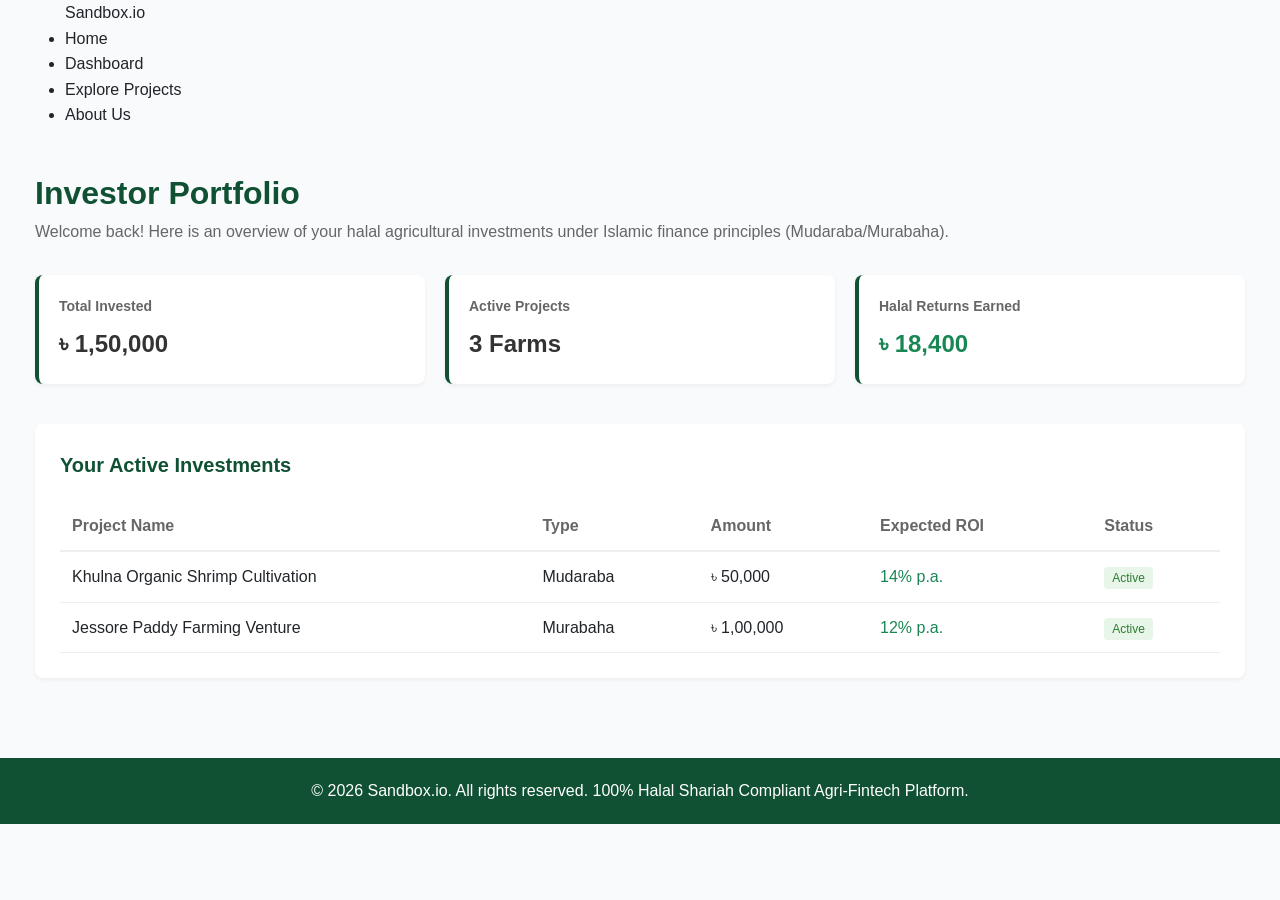
<file: dashboard.html>
<!DOCTYPE html>
<html lang="en">
<head>
    <meta charset="UTF-8">
    <meta name="viewport" content="width=device-width, initial-scale=1.0">
    <title>Investor Dashboard - Sandbox.io</title>
    <!-- Global Design System Stylesheet -->
    <link rel="stylesheet" href="style.css">
</head>
<body>

    <!-- Header / Navigation -->
    <header class="site-header">
        <div class="container nav-container">
            <a href="index.html" class="logo">Sandbox.io</a>
            
            <button class="hamburger" id="hamburger-toggle" aria-label="Toggle navigation">
                <span class="bar"></span>
                <span class="bar"></span>
                <span class="bar"></span>
            </button>

            <nav class="site-nav" id="site-nav">
                <ul class="nav-links">
                    <li><a href="index.html">Home</a></li>
                    <li><a href="dashboard.html" class="active">Dashboard</a></li>
                    <li><a href="index.html#invest">Explore Projects</a></li>
                    <li><a href="index.html#about">About Us</a></li>
                </ul>
            </nav>
        </div>
    </header>

    <!-- Dashboard Main Content -->
    <main class="dashboard-main container" style="padding: 40px 20px;">
        <div class="dashboard-header" style="margin-bottom: 30px;">
            <h1>Investor Portfolio</h1>
            <p style="color: #666;">Welcome back! Here is an overview of your halal agricultural investments under Islamic finance principles (Mudaraba/Murabaha).</p>
        </div>

        <!-- Stats Grid -->
        <div class="stats-grid" style="display: grid; grid-template-columns: repeat(auto-fit, minmax(220px, 1fr)); gap: 20px; margin-bottom: 40px;">
            <div class="stat-card" style="background: #ffffff; padding: 20px; border-radius: 8px; box-shadow: 0 2px 4px rgba(0,0,0,0.05); border-left: 4px solid var(--primary-green, #0f5132);">
                <h3 style="font-size: 14px; color: #666; margin-bottom: 8px;">Total Invested</h3>
                <p style="font-size: 24px; font-weight: bold; color: #333;">৳ 1,50,000</p>
            </div>
            <div class="stat-card" style="background: #ffffff; padding: 20px; border-radius: 8px; box-shadow: 0 2px 4px rgba(0,0,0,0.05); border-left: 4px solid var(--primary-green, #0f5132);">
                <h3 style="font-size: 14px; color: #666; margin-bottom: 8px;">Active Projects</h3>
                <p style="font-size: 24px; font-weight: bold; color: #333;">3 Farms</p>
            </div>
            <div class="stat-card" style="background: #ffffff; padding: 20px; border-radius: 8px; box-shadow: 0 2px 4px rgba(0,0,0,0.05); border-left: 4px solid var(--primary-green, #0f5132);">
                <h3 style="font-size: 14px; color: #666; margin-bottom: 8px;">Halal Returns Earned</h3>
                <p style="font-size: 24px; font-weight: bold; color: #198754;">৳ 18,400</p>
            </div>
        </div>

        <!-- Active Investments Section -->
        <section class="investments-section" style="background: #ffffff; padding: 25px; border-radius: 8px; box-shadow: 0 2px 4px rgba(0,0,0,0.05); margin-bottom: 40px;">
            <h2 style="margin-bottom: 20px; font-size: 20px;">Your Active Investments</h2>
            <div style="overflow-x: auto;">
                <table style="width: 100%; border-collapse: collapse; text-align: left;">
                    <thead>
                        <tr style="border-bottom: 2px solid #eee; color: #666;">
                            <th style="padding: 12px;">Project Name</th>
                            <th style="padding: 12px;">Type</th>
                            <th style="padding: 12px;">Amount</th>
                            <th style="padding: 12px;">Expected ROI</th>
                            <th style="padding: 12px;">Status</th>
                        </tr>
                    </thead>
                    <tbody>
                        <tr style="border-bottom: 1px solid #eee;">
                            <td style="padding: 12px; font-weight: 500;">Khulna Organic Shrimp Cultivation</td>
                            <td style="padding: 12px;">Mudaraba</td>
                            <td style="padding: 12px;">৳ 50,000</td>
                            <td style="padding: 12px; color: #198754;">14% p.a.</td>
                            <td style="padding: 12px;"><span style="background: #e8f5e9; color: #2e7d32; padding: 4px 8px; border-radius: 4px; font-size: 12px;">Active</span></td>
                        </tr>
                        <tr style="border-bottom: 1px solid #eee;">
                            <td style="padding: 12px; font-weight: 500;">Jessore Paddy Farming Venture</td>
                            <td style="padding: 12px;">Murabaha</td>
                            <td style="padding: 12px;">৳ 1,00,000</td>
                            <td style="padding: 12px; color: #198754;">12% p.a.</td>
                            <td style="padding: 12px;"><span style="background: #e8f5e9; color: #2e7d32; padding: 4px 8px; border-radius: 4px; font-size: 12px;">Active</span></td>
                        </tr>
                    </tbody>
                </table>
            </div>
        </section>
    </main>

    <!-- Footer -->
    <footer style="background: #0f5132; color: #ffffff; text-align: center; padding: 20px; margin-top: auto;">
        <p>&copy; 2026 Sandbox.io. All rights reserved. 100% Halal Shariah Compliant Agri-Fintech Platform.</p>
    </footer>

    <!-- Universal Navigation Toggle Script -->
    <script>
        document.addEventListener('DOMContentLoaded', () => {
            const hamburger = document.getElementById('hamburger-toggle');
            const siteNav = document.getElementById('site-nav');

            if (hamburger && siteNav) {
                hamburger.addEventListener('click', () => {
                    hamburger.classList.toggle('active');
                    siteNav.classList.toggle('active');
                });

                siteNav.querySelectorAll('a').forEach(link => {
                    link.addEventListener('click', () => {
                        hamburger.classList.remove('active');
                        siteNav.classList.remove('active');
                    });
                });
            }
        });
    </script>
</body>
</html>
</file>
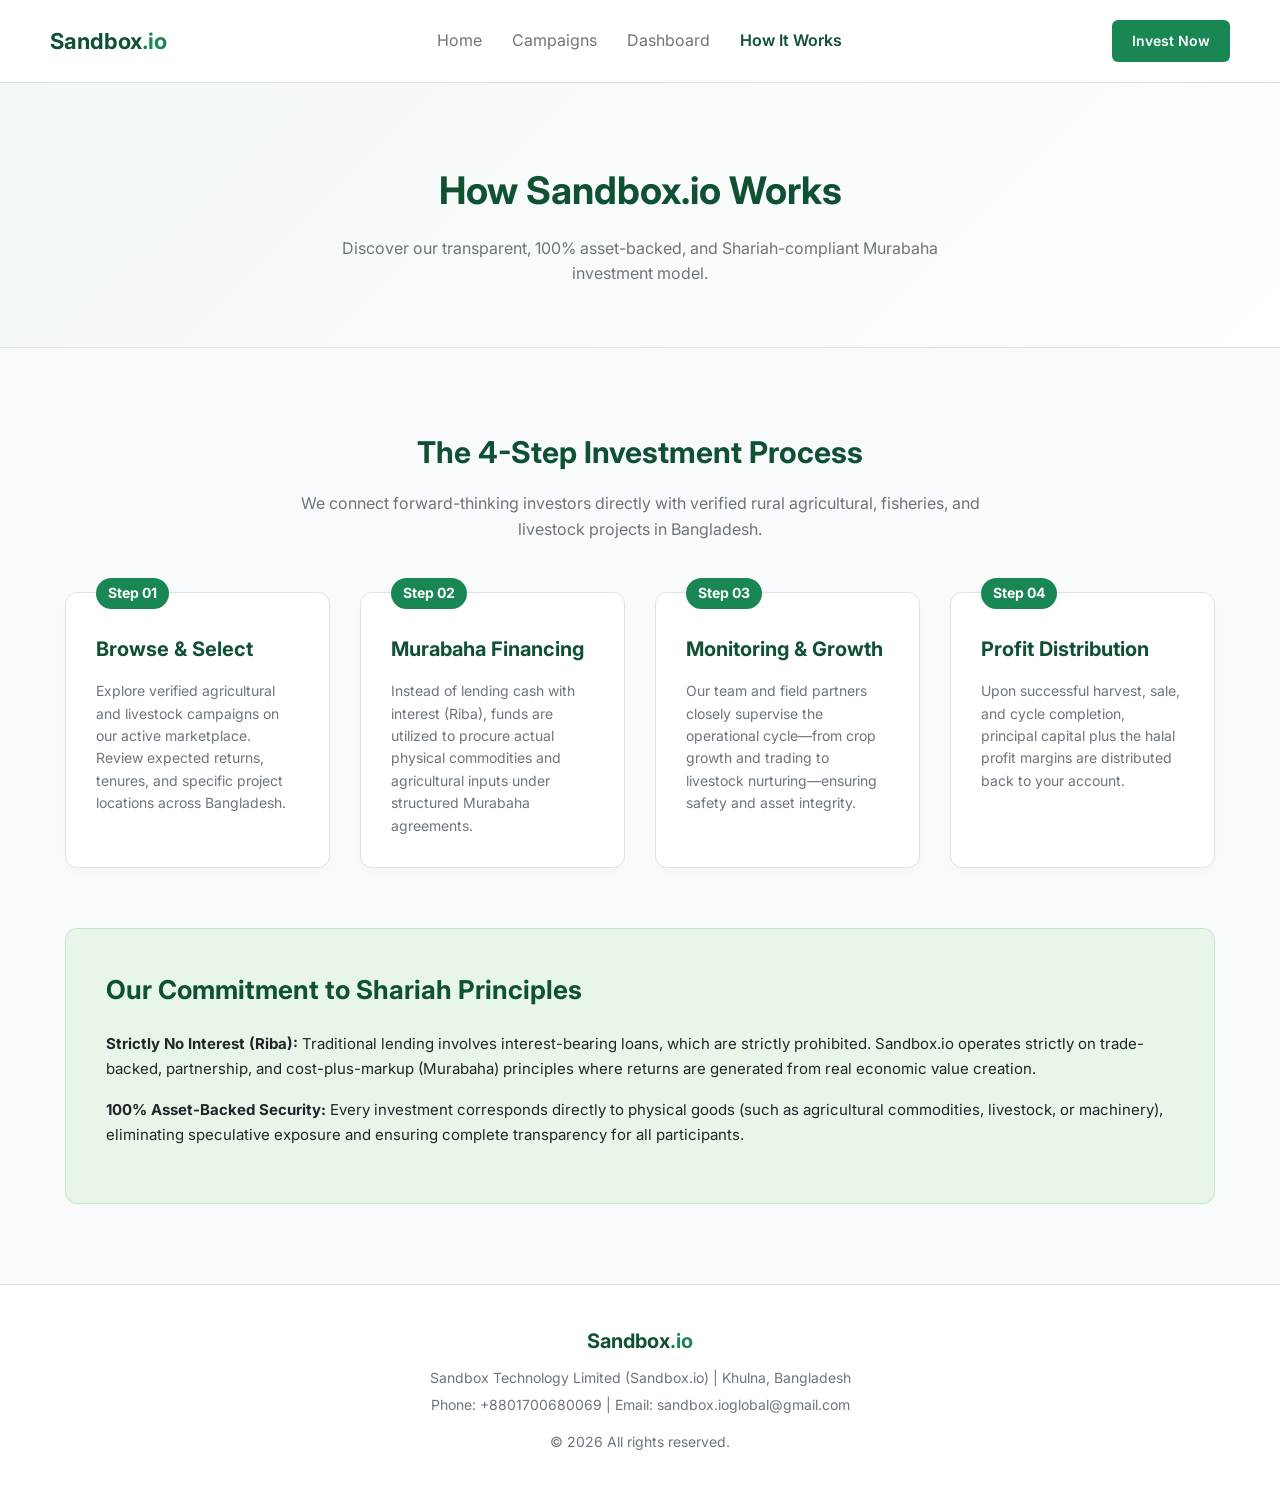
<file: how-it-works.html>
<!DOCTYPE html>
<html lang="en">
<head>
    <meta charset="UTF-8">
    <meta name="viewport" content="width=device-width, initial-scale=1.0">
    <title>Sandbox.io - How It Works & Shariah Model</title>
    <link href="https://fonts.googleapis.com/css2?family=Inter:wght@300;400;500;600;700&display=swap" rel="stylesheet">
    <link rel="stylesheet" href="style.css">
    <style>
        .page-header {
            padding: 160px 0 60px 0;
            text-align: center;
            background: linear-gradient(135deg, #f1f8f5 0%, #ffffff 100%);
            border-bottom: 1px solid var(--border-color);
        }

        .page-header h1 {
            font-size: 38px;
            color: var(--primary-green);
            margin-bottom: 15px;
        }

        .page-header p {
            color: var(--text-muted);
            font-size: 16px;
            max-width: 650px;
            margin: 0 auto;
        }

        .content-section {
            padding: 80px 0;
        }

        .steps-grid {
            display: grid;
            grid-template-columns: repeat(auto-fit, minmax(250px, 1fr));
            gap: 30px;
            margin-top: 50px;
        }

        .step-card {
            background: var(--surface-color);
            border: 1px solid var(--border-color);
            border-radius: 12px;
            padding: 30px;
            box-shadow: 0 4px 6px rgba(0,0,0,0.02);
            position: relative;
        }

        .step-number {
            position: absolute;
            top: -15px;
            left: 30px;
            background: var(--accent-green);
            color: white;
            font-weight: 700;
            font-size: 14px;
            padding: 4px 12px;
            border-radius: 20px;
        }

        .step-card h3 {
            font-size: 20px;
            color: var(--primary-green);
            margin-bottom: 15px;
            margin-top: 10px;
        }

        .step-card p {
            color: var(--text-muted);
            font-size: 14px;
            line-height: 1.6;
        }

        .shariah-box {
            background: var(--light-green);
            border: 1px solid #c3e6cb;
            border-radius: 12px;
            padding: 40px;
            margin-top: 60px;
        }

        .shariah-box h2 {
            color: var(--primary-green);
            margin-bottom: 20px;
            font-size: 26px;
        }

        .shariah-box p {
            color: var(--text-main);
            margin-bottom: 15px;
            font-size: 15px;
            line-height: 1.7;
        }

        footer {
            border-top: 1px solid var(--border-color);
            padding: 40px 0;
            text-align: center;
            color: var(--text-muted);
            font-size: 14px;
            background: var(--surface-color);
        }

        footer p {
            margin-top: 5px;
        }
    </style>
</head>
<body>

    <!-- Navigation Bar with Mobile Hamburger Support -->
    <header style="position: fixed; top: 0; left: 0; width: 100%; display: flex; justify-content: space-between; align-items: center; padding: 20px 50px; background: rgba(255, 255, 255, 0.95); backdrop-filter: blur(10px); border-bottom: 1px solid var(--border-color); z-index: 1000;">
        <a href="index.html" style="font-size: 22px; font-weight: 700; color: var(--primary-green);">Sandbox<span style="color: var(--accent-green);">.io</span></a>
        
        <!-- Hamburger Toggle Button -->
        <button class="hamburger" id="hamburgerBtn" aria-label="Toggle navigation">
            <span></span>
            <span></span>
            <span></span>
        </button>

        <!-- Navigation Menu -->
        <nav class="site-nav" id="navMenu">
            <ul style="display: flex; list-style: none; gap: 30px;">
                <li><a href="index.html" style="color: var(--text-muted);">Home</a></li>
                <li><a href="projects.html" style="color: var(--text-muted);">Campaigns</a></li>
                <li><a href="dashboard.html" style="color: var(--text-muted);">Dashboard</a></li>
                <li><a href="how-it-works.html" style="color: var(--primary-green); font-weight: 600;">How It Works</a></li>
                
            </ul>
        </nav>
        
        <a href="projects.html" class="btn-primary desktop-cta">Invest Now</a>
    </header>

    <!-- Page Header -->
    <section class="page-header">
        <div class="container">
            <h1>How Sandbox.io Works</h1>
            <p>Discover our transparent, 100% asset-backed, and Shariah-compliant Murabaha investment model.</p>
        </div>
    </section>

    <!-- Main Content -->
    <section class="content-section">
        <div class="container">
            <div style="text-align: center; max-width: 700px; margin: 0 auto;">
                <h2 style="font-size: 30px; color: var(--primary-green); margin-bottom: 15px;">The 4-Step Investment Process</h2>
                <p style="color: var(--text-muted);">We connect forward-thinking investors directly with verified rural agricultural, fisheries, and livestock projects in Bangladesh.</p>
            </div>

            <div class="steps-grid">
                <!-- Step 1 -->
                <div class="step-card">
                    <div class="step-number">Step 01</div>
                    <h3>Browse & Select</h3>
                    <p>Explore verified agricultural and livestock campaigns on our active marketplace. Review expected returns, tenures, and specific project locations across Bangladesh.</p>
                </div>

                <!-- Step 2 -->
                <div class="step-card">
                    <div class="step-number">Step 02</div>
                    <h3>Murabaha Financing</h3>
                    <p>Instead of lending cash with interest (Riba), funds are utilized to procure actual physical commodities and agricultural inputs under structured Murabaha agreements.</p>
                </div>

                <!-- Step 3 -->
                <div class="step-card">
                    <div class="step-number">Step 03</div>
                    <h3>Monitoring & Growth</h3>
                    <p>Our team and field partners closely supervise the operational cycle—from crop growth and trading to livestock nurturing—ensuring safety and asset integrity.</p>
                </div>

                <!-- Step 4 -->
                <div class="step-card">
                    <div class="step-number">Step 04</div>
                    <h3>Profit Distribution</h3>
                    <p>Upon successful harvest, sale, and cycle completion, principal capital plus the halal profit margins are distributed back to your account.</p>
                </div>
            </div>

            <!-- Shariah Model Explanation Box -->
            <div class="shariah-box">
                <h2>Our Commitment to Shariah Principles</h2>
                <p><strong>Strictly No Interest (Riba):</strong> Traditional lending involves interest-bearing loans, which are strictly prohibited. Sandbox.io operates strictly on trade-backed, partnership, and cost-plus-markup (Murabaha) principles where returns are generated from real economic value creation.</p>
                <p><strong>100% Asset-Backed Security:</strong> Every investment corresponds directly to physical goods (such as agricultural commodities, livestock, or machinery), eliminating speculative exposure and ensuring complete transparency for all participants.</p>
            </div>
        </div>
    </section>

    <!-- Footer -->
    <footer>
        <div class="container">
            <div style="font-size: 20px; font-weight: 700; color: var(--primary-green); margin-bottom: 10px;">Sandbox<span style="color: var(--accent-green);">.io</span></div>
            <p>Sandbox Technology Limited (Sandbox.io) | Khulna, Bangladesh</p>
            <p>Phone: +8801700680069 | Email: sandbox.ioglobal@gmail.com</p>
            <p style="margin-top: 15px;">&copy; 2026 All rights reserved.</p>
        </div>
    </footer>

    <!-- Mobile Menu Toggle Script -->
    <script>
        const hamburger = document.getElementById('hamburgerBtn');
        const navMenu = document.getElementById('navMenu');

        if (hamburger && navMenu) {
            hamburger.addEventListener('click', () => {
                navMenu.classList.toggle('active');
            });

            // Close menu automatically when a link is clicked
            navMenu.querySelectorAll('a').forEach(link => {
                link.addEventListener('click', () => {
                    navMenu.classList.remove('active');
                });
            });
        }
    </script>
</body>
</html>
</file>
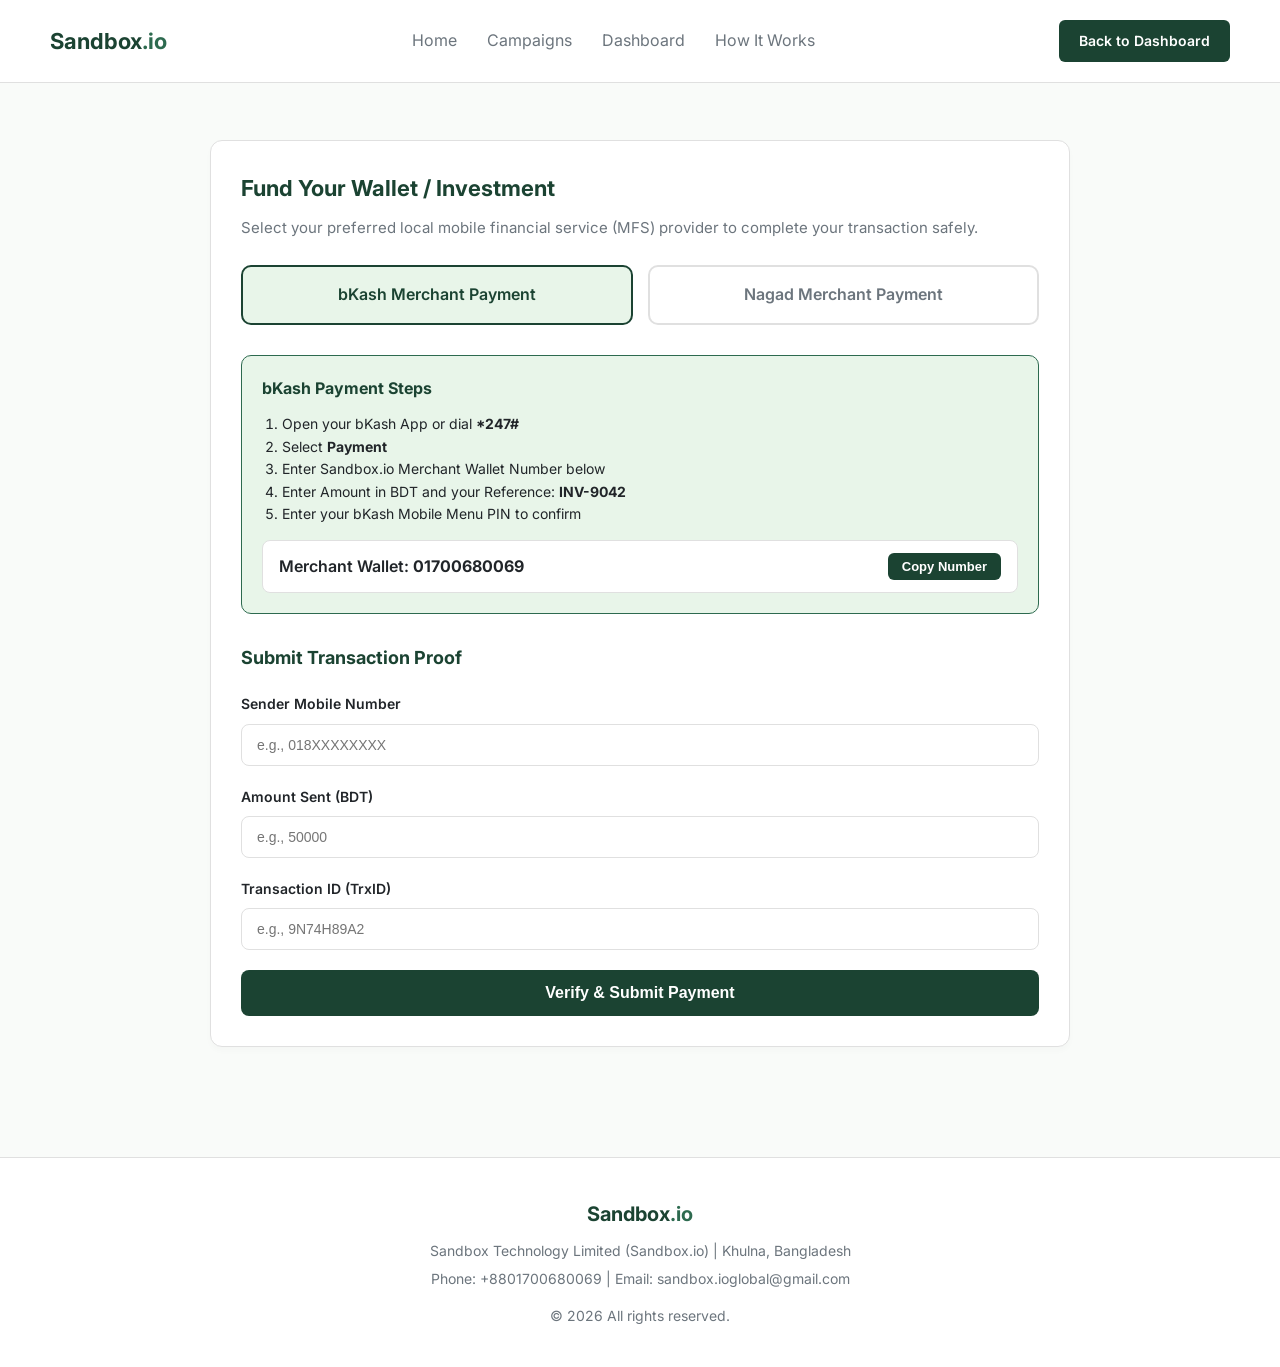
<file: payment.html>
<!DOCTYPE html>
<html lang="en">
<head>
    <meta charset="UTF-8">
    <meta name="viewport" content="width=device-width, initial-scale=1.0">
    <title>Sandbox.io - Deposit & Payment Gateway</title>
    <link href="https://fonts.googleapis.com/css2?family=Inter:wght@300;400;500;600;700&display=swap" rel="stylesheet">
    <link rel="stylesheet" href="style.css">
    <style>
        :root {
            --primary-green: #1b4332;
            --accent-green: #2d6a4f;
            --light-green: #e8f5e9;
            --surface-color: #ffffff;
            --border-color: #e0e0e0;
            --text-main: #212529;
            --text-muted: #6c757d;
        }

        body {
            font-family: 'Inter', sans-serif;
            margin: 0;
            background: #f9fbf9;
            color: var(--text-main);
        }

        .payment-section {
            padding: 140px 0 80px 0;
            background: #f9fbf9;
            min-height: 85vh;
        }

        .container {
            max-width: 900px;
            margin: 0 auto;
            padding: 0 20px;
            box-sizing: border-box;
        }

        .payment-card {
            background: var(--surface-color);
            border: 1px solid var(--border-color);
            border-radius: 12px;
            padding: 30px;
            margin-bottom: 30px;
            box-shadow: 0 4px 6px rgba(0,0,0,0.02);
        }

        .payment-card h2 {
            color: var(--primary-green);
            font-size: 22px;
            margin-top: 0;
            margin-bottom: 10px;
            font-weight: 700;
        }

        .payment-card p {
            color: var(--text-muted);
            font-size: 15px;
            margin-bottom: 25px;
        }

        /* Gateway Selector Tabs */
        .gateway-tabs {
            display: grid;
            grid-template-columns: 1fr 1fr;
            gap: 15px;
            margin-bottom: 30px;
        }

        .gateway-tab {
            border: 2px solid var(--border-color);
            border-radius: 10px;
            padding: 15px;
            text-align: center;
            background: #ffffff;
            cursor: pointer;
            font-weight: 600;
            color: var(--text-muted);
            transition: all 0.2s ease;
        }

        .gateway-tab.active {
            border-color: var(--primary-green);
            background: var(--light-green);
            color: var(--primary-green);
        }

        /* Instruction Box & Copy Feature */
        .instruction-box {
            background: var(--light-green);
            border: 1px solid var(--accent-green);
            border-radius: 10px;
            padding: 20px;
            margin-bottom: 30px;
        }

        .instruction-box h4 {
            color: var(--primary-green);
            margin-top: 0;
            margin-bottom: 12px;
            font-size: 16px;
        }

        .instruction-box ol {
            margin: 0;
            padding-left: 20px;
            font-size: 14px;
            color: var(--text-main);
            line-height: 1.6;
        }

        .wallet-display {
            display: flex;
            justify-content: space-between;
            align-items: center;
            background: #ffffff;
            border: 1px solid var(--border-color);
            padding: 12px 16px;
            border-radius: 8px;
            margin-top: 15px;
            font-weight: 600;
        }

        .copy-btn {
            background: var(--primary-green);
            color: #ffffff;
            border: none;
            padding: 6px 14px;
            border-radius: 6px;
            cursor: pointer;
            font-size: 13px;
            font-weight: 600;
            transition: background 0.2s ease;
        }

        .copy-btn:hover {
            background: var(--accent-green);
        }

        /* Form Inputs */
        .form-group {
            margin-bottom: 20px;
        }

        .form-group label {
            display: block;
            font-weight: 600;
            font-size: 14px;
            color: var(--text-main);
            margin-bottom: 8px;
        }

        .form-group input {
            width: 100%;
            padding: 12px 15px;
            border: 1px solid var(--border-color);
            border-radius: 8px;
            font-size: 14px;
            box-sizing: border-box;
            outline: none;
            transition: border-color 0.2s;
        }

        .form-group input:focus {
            border-color: var(--primary-green);
        }

        .btn-submit {
            display: block;
            width: 100%;
            background: var(--primary-green);
            color: #ffffff;
            border: none;
            padding: 14px;
            border-radius: 8px;
            font-size: 16px;
            font-weight: 600;
            cursor: pointer;
            transition: background 0.2s ease;
        }

        .btn-submit:hover {
            background: var(--accent-green);
        }

        /* Header & Footer Common Styles */
        .site-header {
            position: fixed;
            top: 0;
            left: 0;
            width: 100%;
            display: flex;
            justify-content: space-between;
            align-items: center;
            padding: 20px 50px;
            background: rgba(255, 255, 255, 0.95);
            backdrop-filter: blur(10px);
            border-bottom: 1px solid var(--border-color);
            z-index: 1000;
            box-sizing: border-box;
        }

        .hamburger {
            display: none;
            background: none;
            border: none;
            cursor: pointer;
            flex-direction: column;
            gap: 5px;
            padding: 5px;
        }

        .hamburger span {
            display: block;
            width: 25px;
            height: 3px;
            background: var(--primary-green);
            border-radius: 2px;
            transition: all 0.3s ease;
        }

        .site-nav ul {
            display: flex;
            list-style: none;
            gap: 30px;
            margin: 0;
            padding: 0;
        }

        @media (max-width: 768px) {
            .site-header {
                padding: 15px 20px !important;
            }
            .hamburger {
                display: flex !important;
            }
            .site-nav {
                display: none !important;
                position: fixed !important;
                top: 71px !important;
                left: 0 !important;
                width: 100% !important;
                height: calc(100vh - 71px) !important;
                background: #ffffff !important;
                border-bottom: 1px solid var(--border-color);
                box-shadow: 0 4px 6px rgba(0,0,0,0.05);
                padding: 30px 20px !important;
                box-sizing: border-box !important;
                z-index: 999 !important;
            }
            .site-nav.active {
                display: flex !important;
                flex-direction: column !important;
            }
            .site-nav ul {
                flex-direction: column !important;
                gap: 20px !important;
            }
            .desktop-cta {
                display: none !important;
            }
            .gateway-tabs {
                grid-template-columns: 1fr;
            }
        }

        footer {
            border-top: 1px solid var(--border-color);
            padding: 40px 0;
            text-align: center;
            color: var(--text-muted);
            font-size: 14px;
            background: var(--surface-color);
        }

        footer p {
            margin-top: 5px;
        }
    </style>
</head>
<body>

    <!-- Navigation Bar -->
    <header class="site-header">
        <a href="index.html" style="font-size: 22px; font-weight: 700; color: var(--primary-green); text-decoration: none;">Sandbox<span style="color: var(--accent-green);">.io</span></a>
        
        <button class="hamburger" id="hamburgerBtn" aria-label="Toggle navigation">
            <span></span>
            <span></span>
            <span></span>
        </button>

        <nav class="site-nav" id="navMenu">
            <ul>
                <li><a href="index.html" style="color: var(--text-muted); text-decoration: none; font-size: 16px;">Home</a></li>
                <li><a href="projects.html" style="color: var(--text-muted); text-decoration: none; font-size: 16px;">Campaigns</a></li>
                <li><a href="dashboard.html" style="color: var(--text-muted); text-decoration: none; font-size: 16px;">Dashboard</a></li>
                <li><a href="how-it-works.html" style="color: var(--text-muted); text-decoration: none; font-size: 16px;">How It Works</a></li>
            </ul>
        </nav>
        
        <a href="dashboard.html" class="btn-primary desktop-cta" style="background: var(--primary-green); color: #fff; padding: 10px 20px; border-radius: 6px; text-decoration: none; font-weight: 600;">Back to Dashboard</a>
    </header>

    <!-- Payment Gateway Section -->
    <section class="payment-section">
        <div class="container">
            
            <div class="payment-card">
                <h2>Fund Your Wallet / Investment</h2>
                <p>Select your preferred local mobile financial service (MFS) provider to complete your transaction safely.</p>
                
                <!-- Step 1: Gateway Selector Tabs -->
                <div class="gateway-tabs">
                    <div class="gateway-tab active" onclick="switchGateway('bkash')">bKash Merchant Payment</div>
                    <div class="gateway-tab" onclick="switchGateway('nagad')">Nagad Merchant Payment</div>
                </div>

                <!-- Step 2 & 3: Dynamic Instructions & Copy Feature -->
                <div id="bkashInstructions" class="instruction-box">
                    <h4>bKash Payment Steps</h4>
                    <ol>
                        <li>Open your bKash App or dial <strong>*247#</strong></li>
                        <li>Select <strong>Payment</strong></li>
                        <li>Enter Sandbox.io Merchant Wallet Number below</li>
                        <li>Enter Amount in BDT and your Reference: <strong>INV-9042</strong></li>
                        <li>Enter your bKash Mobile Menu PIN to confirm</li>
                    </ol>
                    <div class="wallet-display">
                        <span>Merchant Wallet: <strong id="bkashNumber">01700680069</strong></span>
                        <button class="copy-btn" onclick="copyToClipboard('bkashNumber', this)">Copy Number</button>
                    </div>
                </div>

                <div id="nagadInstructions" class="instruction-box" style="display: none;">
                    <h4>Nagad Payment Steps</h4>
                    <ol>
                        <li>Open your Nagad App or dial <strong>*167#</strong></li>
                        <li>Select <strong>Merchant Pay</strong></li>
                        <li>Enter Sandbox.io Nagad Merchant Number below</li>
                        <li>Enter Amount in BDT and your Reference: <strong>INV-9042</strong></li>
                        <li>Enter your Nagad PIN to confirm</li>
                    </ol>
                    <div class="wallet-display">
                        <span>Merchant Wallet: <strong id="nagadNumber">01700680070</strong></span>
                        <button class="copy-btn" onclick="copyToClipboard('nagadNumber', this)">Copy Number</button>
                    </div>
                </div>

                <!-- Step 4 & 5: Verification Form -->
                <form onsubmit="handlePaymentSubmit(event)">
                    <h3 style="color: var(--primary-green); font-size: 18px; margin-bottom: 20px;">Submit Transaction Proof</h3>
                    
                    <div class="form-group">
                        <label for="senderNumber">Sender Mobile Number</label>
                        <input type="text" id="senderNumber" placeholder="e.g., 018XXXXXXXX" required>
                    </div>

                    <div class="form-group">
                        <label for="paidAmount">Amount Sent (BDT)</label>
                        <input type="number" id="paidAmount" placeholder="e.g., 50000" required>
                    </div>

                    <div class="form-group">
                        <label for="trxId">Transaction ID (TrxID)</label>
                        <input type="text" id="trxId" placeholder="e.g., 9N74H89A2" required>
                    </div>

                    <button type="submit" class="btn-submit">Verify & Submit Payment</button>
                </form>
            </div>

        </div>
    </section>

    <!-- Footer -->
    <footer>
        <div class="container">
            <div style="font-size: 20px; font-weight: 700; color: var(--primary-green); margin-bottom: 10px;">Sandbox<span style="color: var(--accent-green);">.io</span></div>
            <p>Sandbox Technology Limited (Sandbox.io) | Khulna, Bangladesh</p>
            <p>Phone: +8801700680069 | Email: sandbox.ioglobal@gmail.com</p>
            <p style="margin-top: 15px;">&copy; 2026 All rights reserved.</p>
        </div>
    </footer>

    <!-- Interactive Scripts -->
    <script>
        // Mobile Menu Toggle
        const hamburger = document.getElementById('hamburgerBtn');
        const navMenu = document.getElementById('navMenu');

        if (hamburger && navMenu) {
            hamburger.addEventListener('click', () => {
                navMenu.classList.toggle('active');
            });

            navMenu.querySelectorAll('a').forEach(link => {
                link.addEventListener('click', () => {
                    navMenu.classList.remove('active');
                });
            });
        }

        // Switch Gateway Instructions
        function switchGateway(gateway) {
            const tabs = document.querySelectorAll('.gateway-tab');
            tabs.forEach(tab => tab.classList.remove('active'));

            const bkashBox = document.getElementById('bkashInstructions');
            const nagadBox = document.getElementById('nagadInstructions');

            if (gateway === 'bkash') {
                tabs[0].classList.add('active');
                bkashBox.style.display = 'block';
                nagadBox.style.display = 'none';
            } else {
                tabs[1].classList.add('active');
                nagadBox.style.display = 'block';
                bkashBox.style.display = 'none';
            }
        }

        // Copy to Clipboard Feature
        function copyToClipboard(elementId, btnElement) {
            const textToCopy = document.getElementById(elementId).innerText;
            navigator.clipboard.writeText(textToCopy).then(() => {
                const originalText = btnElement.innerText;
                btnElement.innerText = 'Copied!';
                btnElement.style.background = '#2d6a4f';
                setTimeout(() => {
                    btnElement.innerText = originalText;
                }, 2000);
            });
        }

        // Form Submission Handler
        function handlePaymentSubmit(event) {
            event.preventDefault();
            alert('Payment verification details submitted successfully! Your wallet balance will be updated after admin review.');
            window.location.href = 'dashboard.html';
        }
    </script>
</body>
</html>
</file>
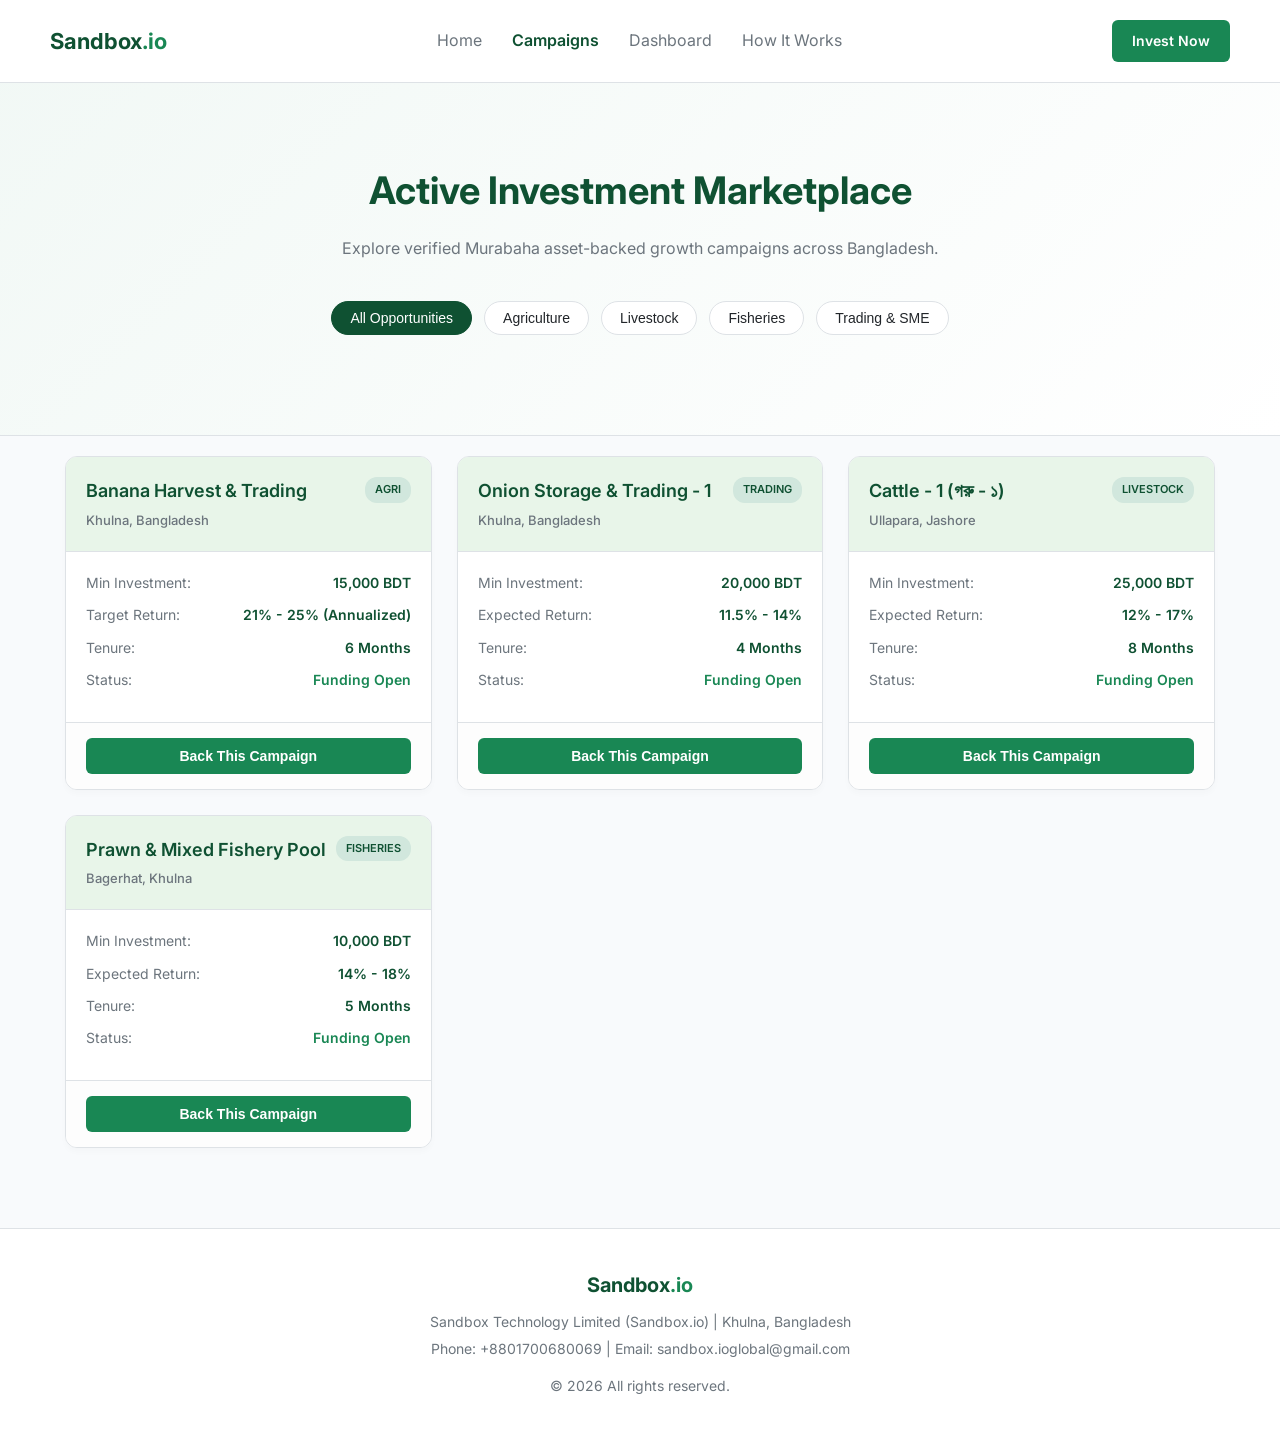
<file: projects.html>
<!DOCTYPE html>
<html lang="en">
<head>
    <meta charset="UTF-8">
    <meta name="viewport" content="width=device-width, initial-scale=1.0">
    <title>Sandbox.io - Active Investment Campaigns</title>
    <link href="https://fonts.googleapis.com/css2?family=Inter:wght@300;400;500;600;700&display=swap" rel="stylesheet">
    <link rel="stylesheet" href="style.css">
    <style>
        .page-header {
            padding: 160px 0 60px 0;
            text-align: center;
            background: linear-gradient(135deg, #f1f8f5 0%, #ffffff 100%);
            border-bottom: 1px solid var(--border-color);
        }

        .page-header h1 {
            font-size: 38px;
            color: var(--primary-green);
            margin-bottom: 15px;
        }

        .page-header p {
            color: var(--text-muted);
            font-size: 16px;
            max-width: 600px;
            margin: 0 auto;
        }

        /* Filter Controls */
        .filter-container {
            display: flex;
            justify-content: center;
            gap: 12px;
            flex-wrap: wrap;
            margin: 40px 0;
        }

        .filter-btn {
            background: var(--surface-color);
            border: 1px solid var(--border-color);
            color: var(--text-main);
            padding: 8px 18px;
            border-radius: 20px;
            font-weight: 500;
            font-size: 14px;
            cursor: pointer;
            transition: all 0.2s ease;
        }

        .filter-btn:hover, .filter-btn.active {
            background: var(--primary-green);
            color: #fff;
            border-color: var(--primary-green);
        }

        /* Projects Grid Layout */
        .projects-section {
            padding: 20px 0 80px 0;
        }

        .projects-grid {
            display: grid;
            grid-template-columns: repeat(auto-fit, minmax(320px, 1fr));
            gap: 25px;
        }

        .project-card {
            background: var(--surface-color);
            border: 1px solid var(--border-color);
            border-radius: 12px;
            overflow: hidden;
            box-shadow: 0 4px 6px rgba(0,0,0,0.02);
            transition: transform 0.3s ease, border-color 0.3s ease;
        }

        .project-card:hover {
            border-color: var(--accent-green);
            transform: translateY(-4px);
        }

        .project-header {
            background: var(--light-green);
            padding: 20px;
            border-bottom: 1px solid var(--border-color);
            display: flex;
            justify-content: space-between;
            align-items: flex-start;
        }

        .project-header h3 {
            font-size: 18px;
            font-weight: 600;
            color: var(--primary-green);
            margin-bottom: 4px;
        }

        .project-location {
            font-size: 13px;
            color: var(--text-muted);
            font-weight: 500;
        }

        .badge-category {
            background: var(--badge-bg);
            color: var(--primary-green);
            font-size: 11px;
            font-weight: 600;
            padding: 4px 10px;
            border-radius: 12px;
            text-transform: uppercase;
        }

        .project-body {
            padding: 20px;
        }

        .metric-row {
            display: flex;
            justify-content: space-between;
            margin-bottom: 10px;
            font-size: 14px;
        }

        .metric-label {
            color: var(--text-muted);
        }

        .metric-value {
            font-weight: 600;
            color: var(--primary-green);
        }

        .project-footer {
            padding: 15px 20px;
            background: #fdfdfd;
            border-top: 1px solid var(--border-color);
            text-align: center;
        }

        /* Modal Styles (Issue #6) */
        .modal-overlay {
            position: fixed;
            top: 0;
            left: 0;
            width: 100%;
            height: 100%;
            background: rgba(0, 0, 0, 0.5);
            backdrop-filter: blur(5px);
            display: flex;
            justify-content: center;
            align-items: center;
            z-index: 2000;
            opacity: 0;
            visibility: hidden;
            transition: opacity 0.3s ease, visibility 0.3s ease;
        }

        .modal-overlay.active {
            opacity: 1;
            visibility: visible;
        }

        .modal-content {
            background: var(--surface-color);
            border-radius: 12px;
            padding: 30px;
            width: 90%;
            max-width: 600px;
            max-height: 90vh;
            overflow-y: auto;
            position: relative;
            box-shadow: 0 10px 25px rgba(0,0,0,0.1);
            transform: translateY(20px);
            transition: transform 0.3s ease;
        }

        .modal-overlay.active .modal-content {
            transform: translateY(0);
        }

        .modal-close {
            position: absolute;
            top: 20px;
            right: 20px;
            background: none;
            border: none;
            font-size: 24px;
            cursor: pointer;
            color: var(--text-muted);
            z-index: 10;
        }

        footer {
            border-top: 1px solid var(--border-color);
            padding: 40px 0;
            text-align: center;
            color: var(--text-muted);
            font-size: 14px;
            background: var(--surface-color);
        }

        footer p {
            margin-top: 5px;
        }
    </style>
</head>
<body>

    <!-- Navigation Bar with Mobile Hamburger Support -->
    <header style="position: fixed; top: 0; left: 0; width: 100%; display: flex; justify-content: space-between; align-items: center; padding: 20px 50px; background: rgba(255, 255, 255, 0.95); backdrop-filter: blur(10px); border-bottom: 1px solid var(--border-color); z-index: 1000;">
        <a href="index.html" style="font-size: 22px; font-weight: 700; color: var(--primary-green);">Sandbox<span style="color: var(--accent-green);">.io</span></a>
        
        <!-- Hamburger Toggle Button -->
        <button class="hamburger" id="hamburgerBtn" aria-label="Toggle navigation">
            <span></span>
            <span></span>
            <span></span>
        </button>

        <!-- Navigation Menu -->
        <nav class="site-nav" id="navMenu">
            <ul style="display: flex; list-style: none; gap: 30px;">
                <li><a href="index.html" style="color: var(--text-muted);">Home</a></li>
                <li><a href="projects.html" style="color: var(--primary-green); font-weight: 600;">Campaigns</a></li>
                <li><a href="dashboard.html" style="color: var(--text-muted);">Dashboard</a></li>
                <li><a href="how-it-works.html" style="color: var(--text-muted);">How It Works</a></li>
            </ul>
        </nav>
        
        <a href="projects.html" class="btn-primary desktop-cta">Invest Now</a>
    </header>

    <!-- Page Header -->
    <section class="page-header">
        <div class="container">
            <h1>Active Investment Marketplace</h1>
            <p>Explore verified Murabaha asset-backed growth campaigns across Bangladesh.</p>
            
            <!-- Category Filtering Controls -->
            <div class="filter-container">
                <button class="filter-btn active" onclick="filterProjects('all')">All Opportunities</button>
                <button class="filter-btn" onclick="filterProjects('agriculture')">Agriculture</button>
                <button class="filter-btn" onclick="filterProjects('livestock')">Livestock</button>
                <button class="filter-btn" onclick="filterProjects('fisheries')">Fisheries</button>
                <button class="filter-btn" onclick="filterProjects('trading')">Trading & SME</button>
            </div>
        </div>
    </section>

    <!-- Projects Grid Section -->
    <section class="projects-section">
        <div class="container">
            <div class="projects-grid" id="projectGrid">
                
                <!-- Card 1: Agriculture -->
                <div class="project-card" data-category="agriculture">
                    <div class="project-header">
                        <div>
                            <h3>Banana Harvest & Trading</h3>
                            <div class="project-location">Khulna, Bangladesh</div>
                        </div>
                        <span class="badge-category">Agri</span>
                    </div>
                    <div class="project-body">
                        <div class="metric-row"><span class="metric-label">Min Investment:</span><span class="metric-value">15,000 BDT</span></div>
                        <div class="metric-row"><span class="metric-label">Target Return:</span><span class="metric-value">21% - 25% (Annualized)</span></div>
                        <div class="metric-row"><span class="metric-label">Tenure:</span><span class="metric-value">6 Months</span></div>
                        <div class="metric-row"><span class="metric-label">Status:</span><span class="metric-value" style="color: var(--accent-green);">Funding Open</span></div>
                    </div>
                    <div class="project-footer"><button class="btn-primary" style="width:100%;">Back This Campaign</button></div>
                </div>

                <!-- Card 2: Trading -->
                <div class="project-card" data-category="trading">
                    <div class="project-header">
                        <div>
                            <h3>Onion Storage & Trading - 1</h3>
                            <div class="project-location">Khulna, Bangladesh</div>
                        </div>
                        <span class="badge-category">Trading</span>
                    </div>
                    <div class="project-body">
                        <div class="metric-row"><span class="metric-label">Min Investment:</span><span class="metric-value">20,000 BDT</span></div>
                        <div class="metric-row"><span class="metric-label">Expected Return:</span><span class="metric-value">11.5% - 14%</span></div>
                        <div class="metric-row"><span class="metric-label">Tenure:</span><span class="metric-value">4 Months</span></div>
                        <div class="metric-row"><span class="metric-label">Status:</span><span class="metric-value" style="color: var(--accent-green);">Funding Open</span></div>
                    </div>
                    <div class="project-footer"><button class="btn-primary" style="width:100%;">Back This Campaign</button></div>
                </div>

                <!-- Card 3: Livestock -->
                <div class="project-card" data-category="livestock">
                    <div class="project-header">
                        <div>
                            <h3>Cattle - 1 (গরু - ১)</h3>
                            <div class="project-location">Ullapara, Jashore</div>
                        </div>
                        <span class="badge-category">Livestock</span>
                    </div>
                    <div class="project-body">
                        <div class="metric-row"><span class="metric-label">Min Investment:</span><span class="metric-value">25,000 BDT</span></div>
                        <div class="metric-row"><span class="metric-label">Expected Return:</span><span class="metric-value">12% - 17%</span></div>
                        <div class="metric-row"><span class="metric-label">Tenure:</span><span class="metric-value">8 Months</span></div>
                        <div class="metric-row"><span class="metric-label">Status:</span><span class="metric-value" style="color: var(--accent-green);">Funding Open</span></div>
                    </div>
                    <div class="project-footer"><button class="btn-primary" style="width:100%;">Back This Campaign</button></div>
                </div>

                <!-- Card 4: Fisheries -->
                <div class="project-card" data-category="fisheries">
                    <div class="project-header">
                        <div>
                            <h3>Prawn & Mixed Fishery Pool</h3>
                            <div class="project-location">Bagerhat, Khulna</div>
                        </div>
                        <span class="badge-category">Fisheries</span>
                    </div>
                    <div class="project-body">
                        <div class="metric-row"><span class="metric-label">Min Investment:</span><span class="metric-value">10,000 BDT</span></div>
                        <div class="metric-row"><span class="metric-label">Expected Return:</span><span class="metric-value">14% - 18%</span></div>
                        <div class="metric-row"><span class="metric-label">Tenure:</span><span class="metric-value">5 Months</span></div>
                        <div class="metric-row"><span class="metric-label">Status:</span><span class="metric-value" style="color: var(--accent-green);">Funding Open</span></div>
                    </div>
                    <div class="project-footer"><button class="btn-primary" style="width:100%;">Back This Campaign</button></div>
                </div>

            </div>
        </div>
    </section>

    <!-- Campaign Details Modal View Overlay (Issue #6) -->
    <div class="modal-overlay" id="campaignModal">
        <div class="modal-content">
            <button class="modal-close" id="closeModal">&times;</button>
            <div id="modalBodyContent">
                <!-- Dynamically populated via JavaScript -->
            </div>
        </div>
    </div>

    <!-- Footer -->
    <footer>
        <div class="container">
            <div style="font-size: 20px; font-weight: 700; color: var(--primary-green); margin-bottom: 10px;">Sandbox<span style="color: var(--accent-green);">.io</span></div>
            <p>Sandbox Technology Limited (Sandbox.io) | Khulna, Bangladesh</p>
            <p>Phone: +8801700680069 | Email: sandbox.ioglobal@gmail.com</p>
            <p style="margin-top: 15px;">&copy; 2026 All rights reserved.</p>
        </div>
    </footer>

    <!-- JavaScript Filtering & Dynamic Modal Logic (Issue #6) -->
    <script>
        function filterProjects(category) {
            const cards = document.querySelectorAll('.project-card');
            const buttons = document.querySelectorAll('.filter-btn');

            // Update active state on buttons
            buttons.forEach(btn => btn.classList.remove('active'));
            event.target.classList.add('active');

            // Filter cards visibility
            cards.forEach(card => {
                const cardCategory = card.getAttribute('data-category');
                if (category === 'all' || cardCategory === category) {
                    card.style.display = 'block';
                } else {
                    card.style.display = 'none';
                }
            });
        }

        // Dynamic Modal Management
        const modalOverlay = document.getElementById('campaignModal');
        const closeModalBtn = document.getElementById('closeModal');
        const modalBody = document.getElementById('modalBodyContent');
        const projectCards = document.querySelectorAll('.project-card');

        projectCards.forEach(card => {
            const backBtn = card.querySelector('.project-footer .btn-primary');
            
            const openModalAction = (e) => {
                e.preventDefault();
                const title = card.querySelector('h3').innerText;
                const location = card.querySelector('.project-location').innerText;
                const category = card.querySelector('.badge-category').innerText;
                const metrics = card.querySelectorAll('.metric-row');
                
                let metricsHtml = '';
                metrics.forEach(row => {
                    const label = row.querySelector('.metric-label').innerText;
                    const value = row.querySelector('.metric-value').innerText;
                    metricsHtml += `<div class="metric-row"><span class="metric-label">${label}</span><span class="metric-value">${value}</span></div>`;
                });

                modalBody.innerHTML = `
                    <div style="margin-bottom: 20px;">
                        <span class="badge-category" style="margin-bottom: 10px; display: inline-block;">${category}</span>
                        <h2 style="color: var(--primary-green); font-size: 24px; margin-bottom: 5px;">${title}</h2>
                        <div class="project-location" style="font-size: 14px;">${location}</div>
                    </div>
                    <div style="background: var(--light-green); padding: 15px; border-radius: 8px; margin-bottom: 20px;">
                        ${metricsHtml}
                    </div>
                    <p style="color: var(--text-muted); font-size: 14px; line-height: 1.6; margin-bottom: 20px;">
                        This campaign is 100% asset-backed under strict Shariah-compliant Murabaha trading guidelines. Funds are utilized directly for commodity acquisition and physical trade management.
                    </p>
                    <div style="border-top: 1px solid var(--border-color); padding-top: 20px;">
                        <h4 style="color: var(--primary-green); margin-bottom: 10px; font-size: 16px;">Quick Investment Calculator</h4>
                        <div style="margin-bottom: 15px;">
                            <label style="display: block; font-size: 13px; color: var(--text-muted); margin-bottom: 5px;">Enter Investment Amount (BDT):</label>
                            <input type="number" id="investAmountInput" placeholder="e.g. 20000" style="width: 100%; padding: 10px; border: 1px solid var(--border-color); border-radius: 6px; font-size: 14px;" />
                        </div>
                        <button class="btn-primary" style="width: 100%;" onclick="alert('Investment commitment registered successfully under Murabaha terms!'); closeModal();">Confirm Halal Investment</button>
                    </div>
                `;
                modalOverlay.classList.add('active');
            };

            backBtn.addEventListener('click', openModalAction);
        });

        function closeModal() {
            modalOverlay.classList.remove('active');
        }

        closeModalBtn.addEventListener('click', closeModal);
        modalOverlay.addEventListener('click', (e) => {
            if (e.target === modalOverlay) {
                closeModal();
            }
        });

        document.addEventListener('keydown', (e) => {
            if (e.key === 'Escape' && modalOverlay.classList.contains('active')) {
                closeModal();
            }
        });
    </script>

    <!-- Mobile Menu Toggle Script -->
    <script>
        const hamburger = document.getElementById('hamburgerBtn');
        const navMenu = document.getElementById('navMenu');

        if (hamburger && navMenu) {
            hamburger.addEventListener('click', () => {
                navMenu.classList.toggle('active');
            });

            // Close menu automatically when a link is clicked
            navMenu.querySelectorAll('a').forEach(link => {
                link.addEventListener('click', () => {
                    navMenu.classList.remove('active');
                });
            });
        }
    </script>
</body>
</html>
</file>
<file: style.css>
/* ==========================================
   Sandbox.io - Global Design System & CSS
   ========================================== */

:root {
    --bg-color: #f8fafc;
    --surface-color: #ffffff;
    --primary-green: #0f5132;
    --accent-green: #198754;
    --light-green: #e8f5e9;
    --text-main: #212529;
    --text-muted: #6c757d;
    --border-color: #dee2e6;
    --badge-bg: #d1e7dd;
    --font-main: 'Inter', sans-serif;
}

/* Global Reset & Box Sizing */
* {
    margin: 0;
    padding: 0;
    box-sizing: border-box;
}

body {
    font-family: var(--font-main);
    background-color: var(--bg-color);
    color: var(--text-main);
    line-height: 1.6;
    -webkit-font-smoothing: antialiased;
}

/* Reusable Layout Containers */
.container {
    width: 100%;
    max-width: 1250px;
    margin: 0 auto;
    padding: 0 50px;
}

/* Global Typography */
h1, h2, h3, h4, h5, h6 {
    color: var(--primary-green);
    font-weight: 700;
}

a {
    text-decoration: none;
    color: inherit;
}

/* Standardized Buttons */
.btn-primary {
    background: var(--accent-green);
    color: #fff;
    padding: 10px 20px;
    border-radius: 6px;
    font-weight: 600;
    font-size: 14px;
    display: inline-block;
    transition: background 0.2s ease;
    border: none;
    cursor: pointer;
}

.btn-primary:hover {
    background: #146c43;
}

/* Responsive Breakpoints */
@media (max-width: 768px) {
    .container {
        padding: 0 20px;
    }
}

/* ==========================================
   Mobile Hamburger Menu Styles
   ========================================== */

.hamburger {
    display: none;
    background: none;
    border: none;
    cursor: pointer;
    flex-direction: column;
    gap: 5px;
    padding: 5px;
    z-index: 1001;
}

.hamburger span {
    display: block;
    width: 25px;
    height: 3px;
    background-color: var(--primary-green);
    border-radius: 2px;
    transition: all 0.3s ease;
}

@media (max-width: 768px) {
    .hamburger {
        display: flex;
    }
    
    .site-nav {
        position: fixed;
        top: 0;
        right: -100%;
        width: 75%;
        max-width: 300px;
        height: 100vh;
        background: #ffffff;
        display: flex;
        flex-direction: column;
        justify-content: center;
        align-items: center;
        box-shadow: -5px 0 20px rgba(0,0,0,0.1);
        transition: right 0.3s ease-in-out;
        z-index: 1000;
    }

    .site-nav.active {
        right: 0;
    }

    .site-nav ul {
        flex-direction: column !important;
        gap: 30px !important;
        text-align: center;
    }
    
    .desktop-cta {
        display: none !important;
    }
}
</file>
